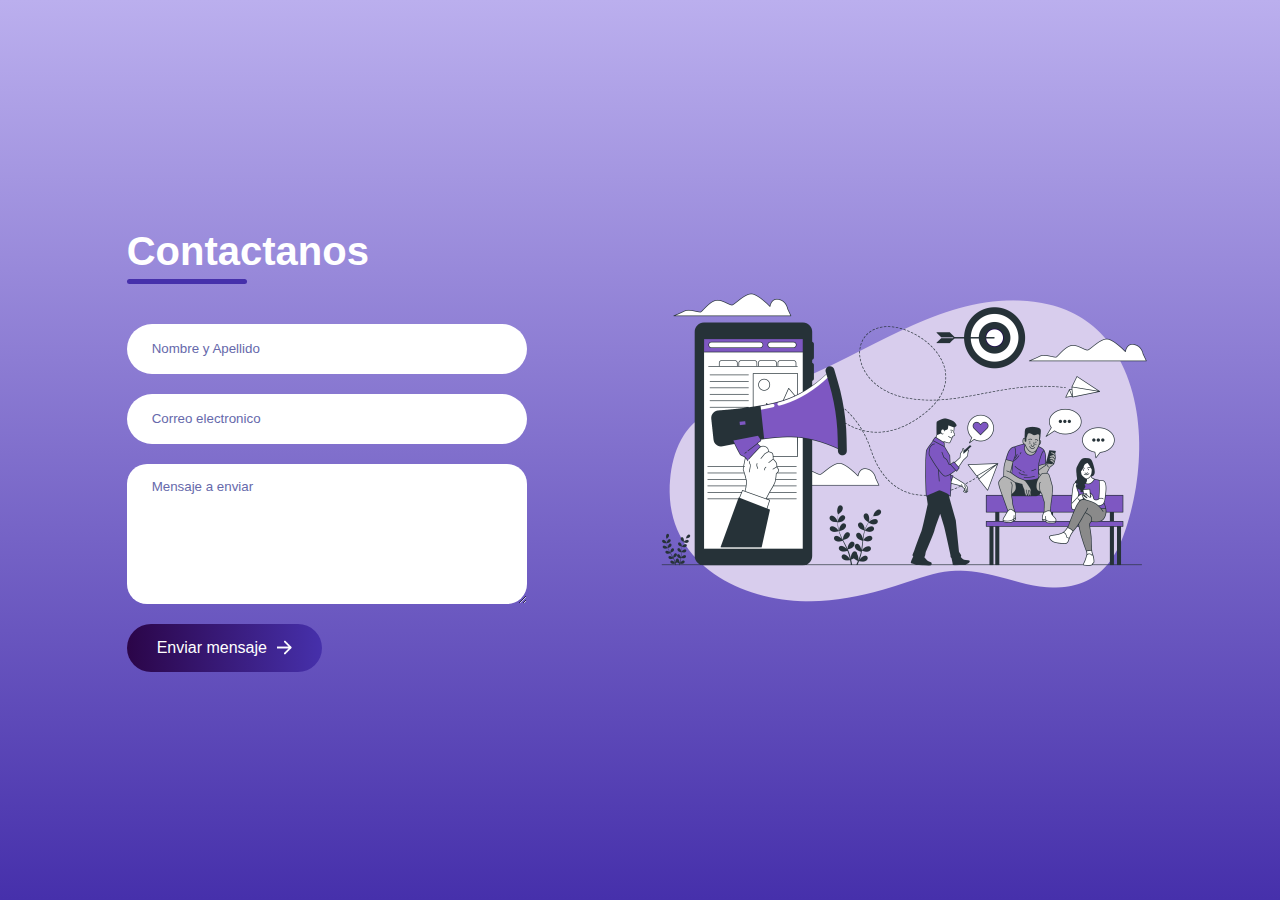
<file: contacto.html>
<!DOCTYPE html>
<html lang="en">
<head>
    <meta charset="UTF-8">
    <meta name="viewport" content="width=device-width, initial-scale=1.0">
    <title>Contact Form</title>
    <link rel="stylesheet" href="contacto/style.css">
</head>
<body>
    <div class="contact-container">
        <form action="https://api.web3forms.com/submit" method="POST" class="contact-left">
            <div class="contact-left-title">
                <h2>Contactanos</h2>
                <hr>
            </div>
            <input type="hidden" name="access_key" value="3516e5da-cbf3-4da4-bbb9-f3d36e78d195">
            <input type="text" name="name" placeholder="Nombre y Apellido" class="contact-inputs" required>
            <input type="email" name="email" placeholder="Correo electronico" class="contact-inputs" required>
            <textarea name="message" placeholder="Mensaje a enviar" class="contact-inputs" required></textarea>
            <button type="submit">Enviar mensaje<img src="contacto/img/arrow_icon.png" alt=""></button>
        </form>
        <div class="contact-right">
            <img src="contacto/img/brand communication-bro.png" alt="">
        </div>
    </div>
</body>
</html>
</file>
<file: contacto/style.css>
*{
    margin: 0;
    padding: 0;
    box-sizing: border-box;
    text-decoration: none;
    font-family: "Poppins", sans-serif;
}

body {
	font-family: 'Outfit';
	background: linear-gradient(#bbafee, #4630ab);
}

.contact-container {
	height: 100vh;
	display: flex;
	align-items: center;
	justify-content: space-evenly;
}

.contact-left {
	display: flex;
	flex-direction: column;
	align-items: start;
	gap: 20px;
}

.contact-left-title h2 {
	font-weight: 600;
	color: #ffffff;
	font-size: 40px;
	margin-bottom: 5px;
}

.contact-left-title hr {
	border: none;
	width: 120px;
	height: 5px;
	background-color: #4630ab;
	border-radius: 10px;
	margin-bottom: 20px;
}

.contact-inputs {
	width: 400px;
	height: 50px;
	border: none;
	outline: none;
	padding-left: 25px;
	font-weight: 500;
	color: #666;
	border-radius: 50px;
}

.contact-left textarea {
	height: 140px;
	padding-top: 15px;
	border-radius: 20px;
}

.contact-inputs:focus {
	border: 2px solid #4630ab;
}

.contact-inputs::placeholder {
	color: #6669ab;
}

.contact-left button {
	display: flex;
	align-items: center;
	padding: 15px 30px;
	font-size: 16px;
	color: #fff;
	gap: 10px;
	border: none;
	border-radius: 50px;
	background: linear-gradient(270deg,#4630ab,#2b0548);
	cursor: pointer;
}

.contact-left button img{
	height: 15px;
}

.contact-right img {
	width: 500px;
}

@media (max-width:800px) {
	.contact-inputs {
		width: 80vw;
	}

	.contact-right {
		display: none;
	}
}
</file>
